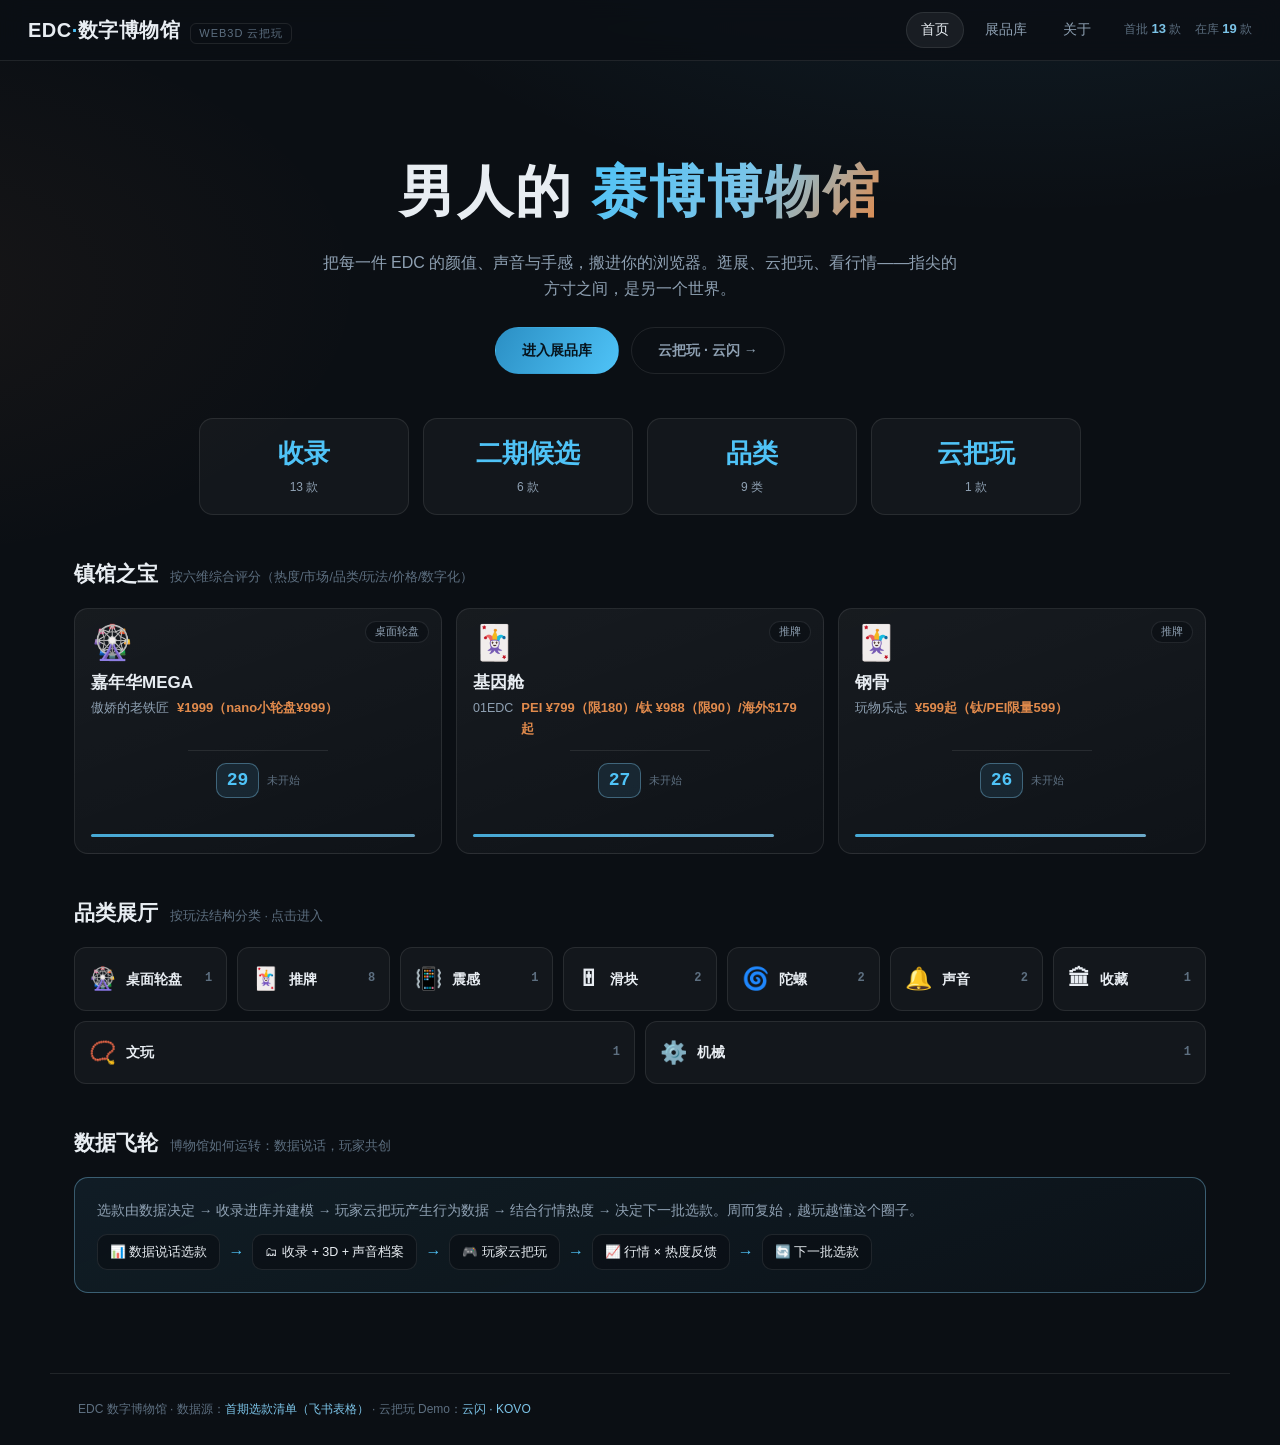
<file: index.html>
<!DOCTYPE html>
<html lang="zh-CN">
<head>
<meta charset="UTF-8">
<meta name="viewport" content="width=device-width, initial-scale=1.0">
<title>EDC 数字博物馆</title>
<meta http-equiv="refresh" content="0; url=./museum/">
<script>location.replace('./museum/');</script>
</head>
<body>
<p>正在进入 EDC 数字博物馆……<a href="./museum/">点击直达</a></p>
</body>
</html>
</file>
<file: museum/style.css>
/* EDC 数字博物馆 · 深色金属科技风 */
:root {
  --bg: #0b0f14;
  --bg2: #11161d;
  --card: rgba(255,255,255,0.035);
  --card-hi: rgba(255,255,255,0.06);
  --line: rgba(255,255,255,0.09);
  --line-hi: rgba(124,196,232,0.4);
  --text: #e8edf2;
  --text2: #8fa1b3;
  --text3: #5d6f80;
  --accent: #7cc4e8;
  --accent2: #4fc3f7;
  --orange: #e08a4c;
  --green: #6fcf97;
  --radius: 14px;
  --mono: "SF Mono", "JetBrains Mono", Consolas, monospace;
}
* { margin: 0; padding: 0; box-sizing: border-box; }
html { scroll-behavior: smooth; }
body {
  font-family: -apple-system, BlinkMacSystemFont, "PingFang SC", "Segoe UI", "Microsoft YaHei", sans-serif;
  background:
    radial-gradient(1200px 600px at 80% -10%, rgba(79,195,247,0.10), transparent 60%),
    radial-gradient(900px 500px at -10% 20%, rgba(224,138,76,0.06), transparent 55%),
    var(--bg);
  color: var(--text);
  line-height: 1.6;
  min-height: 100vh;
}

/* ---------- 顶栏 ---------- */
.topbar {
  position: sticky; top: 0; z-index: 50;
  display: flex; align-items: center; gap: 18px;
  padding: 12px 28px;
  background: rgba(11,15,20,0.85);
  backdrop-filter: blur(12px);
  border-bottom: 1px solid var(--line);
  flex-wrap: wrap;
}
.brand { display: flex; align-items: baseline; gap: 10px; }
.brand .logo { font-size: 20px; font-weight: 700; letter-spacing: 0.5px; }
.brand .logo em { font-style: normal; color: var(--accent2); }
.brand .tag { font-size: 11px; color: var(--text3); letter-spacing: 1px; }
.nav { display: flex; gap: 6px; margin-left: auto; flex-wrap: wrap; }
.nav a {
  color: var(--text2); text-decoration: none; font-size: 13.5px;
  padding: 6px 14px; border-radius: 999px; border: 1px solid transparent;
  transition: all .15s;
}
.nav a:hover, .nav a.on { color: var(--text); background: var(--card-hi); border-color: var(--line); }
.topstats { display: flex; gap: 14px; font-size: 11.5px; color: var(--text3); align-items: center; }
.topstats b { color: var(--accent); font-size: 13px; }

/* ---------- 主容器 ---------- */
.main { max-width: 1180px; margin: 0 auto; padding: 30px 24px 80px; }
.view { display: none; }
.view.on { display: block; animation: fade .25s ease; }
@keyframes fade { from { opacity: 0; transform: translateY(6px); } to { opacity: 1; transform: none; } }

/* ---------- Hero ---------- */
.hero { padding: 56px 0 34px; text-align: center; }
.hero h1 { font-size: clamp(34px, 5vw, 56px); font-weight: 800; letter-spacing: 2px; }
.hero h1 em { font-style: normal; background: linear-gradient(120deg, #4fc3f7, #7cc4e8 55%, #e08a4c); -webkit-background-clip: text; background-clip: text; color: transparent; }
.hero p { color: var(--text2); font-size: 16px; max-width: 640px; margin: 14px auto 26px; }
.hero .cta { display: inline-flex; gap: 12px; flex-wrap: wrap; justify-content: center; }
.btn {
  display: inline-block; padding: 11px 26px; border-radius: 999px;
  font-size: 14px; font-weight: 600; text-decoration: none;
  border: 1px solid var(--line-hi); color: var(--accent2);
  background: rgba(79,195,247,0.08); transition: all .18s;
}
.btn:hover { background: rgba(79,195,247,0.16); box-shadow: 0 0 24px rgba(79,195,247,0.18); }
.btn.solid { background: linear-gradient(120deg, #2b8fc4, #4fc3f7); color: #06131c; border-color: transparent; }
.btn.solid:hover { box-shadow: 0 0 28px rgba(79,195,247,0.35); }
.btn.ghost { background: transparent; border-color: var(--line); color: var(--text2); }
.btn.ghost:hover { border-color: var(--line-hi); color: var(--text); }

/* ---------- 统计条 ---------- */
.statrow { display: flex; flex-wrap: wrap; gap: 14px; justify-content: center; margin: 10px 0 8px; }
.stat {
  flex: 1 1 150px; max-width: 210px; text-align: center;
  background: var(--card); border: 1px solid var(--line); border-radius: var(--radius);
  padding: 16px 10px;
}
.stat .num { font-size: 26px; font-weight: 800; color: var(--accent2); font-family: var(--mono); }
.stat .lab { font-size: 12px; color: var(--text2); margin-top: 2px; }

/* ---------- 区块标题 ---------- */
.sec { margin: 42px 0 18px; display: flex; align-items: baseline; gap: 12px; }
.sec h2 { font-size: 21px; font-weight: 700; }
.sec .sub { color: var(--text3); font-size: 12.5px; }

/* ---------- 展品卡片 ---------- */
.grid { display: flex; flex-wrap: wrap; gap: 14px; }
.card {
  flex: 1 1 250px; min-width: 0; display: flex; flex-direction: column;
  background: linear-gradient(160deg, rgba(255,255,255,0.05), rgba(255,255,255,0.02));
  border: 1px solid var(--line); border-radius: var(--radius);
  padding: 16px; cursor: pointer; transition: all .18s; position: relative; overflow: hidden;
}
.card:hover { border-color: var(--line-hi); transform: translateY(-3px); box-shadow: 0 8px 30px rgba(0,0,0,0.35); }
.card .cat {
  position: absolute; top: 12px; right: 12px;
  font-size: 11px; color: var(--text2);
  border: 1px solid var(--line); border-radius: 999px; padding: 1px 9px;
  background: rgba(11,15,20,0.7);
}
.card .icon { font-size: 34px; line-height: 1; margin-bottom: 10px; filter: saturate(0.85); }
.card h3 { font-size: 17px; font-weight: 700; }
.card .brand { font-size: 12.5px; color: var(--text2); margin: 2px 0 10px; display: flex; align-items: baseline; gap: 8px; }
.card .price { font-size: 13px; color: var(--orange); font-weight: 600; }
.card .foot { margin-top: auto; padding-top: 12px; display: flex; align-items: center; gap: 8px; }
.card .score {
  font-family: var(--mono); font-size: 18px; font-weight: 800; color: var(--accent2);
  background: rgba(79,195,247,0.10); border: 1px solid var(--line-hi);
  border-radius: 10px; padding: 2px 10px;
}
.card .status { font-size: 11px; color: var(--text3); margin-left: auto; }
.card .status.ready { color: var(--green); }
.card .bar { height: 3px; border-radius: 3px; background: linear-gradient(90deg, var(--accent2), var(--accent)); opacity: .85; margin-top: 10px; }

/* ---------- 品类入口 ---------- */
.catgrid { display: flex; flex-wrap: wrap; gap: 10px; }
.catbtn {
  flex: 1 1 150px; display: flex; align-items: center; gap: 10px;
  background: var(--card); border: 1px solid var(--line); border-radius: 12px;
  padding: 13px 14px; cursor: pointer; transition: all .15s; color: var(--text);
  font-size: 14px; font-weight: 600; text-align: left;
}
.catbtn:hover { border-color: var(--line-hi); background: var(--card-hi); }
.catbtn .ic { font-size: 22px; }
.catbtn .cnt { margin-left: auto; font-size: 12px; color: var(--text3); font-family: var(--mono); }

/* ---------- 筛选条 ---------- */
.filters { display: flex; flex-wrap: wrap; gap: 8px; margin-bottom: 20px; }
.filters button {
  font-size: 12.5px; color: var(--text2); background: var(--card);
  border: 1px solid var(--line); border-radius: 999px; padding: 5px 14px;
  cursor: pointer; transition: all .15s;
}
.filters button.on { color: var(--text); border-color: var(--line-hi); background: rgba(79,195,247,0.12); }

/* ---------- 详情页 ---------- */
.detail { display: flex; flex-wrap: wrap; gap: 22px; }
.dpanel {
  flex: 1 1 320px; min-width: 0; background: var(--card);
  border: 1px solid var(--line); border-radius: var(--radius); padding: 22px;
}
.dpanel h1 { font-size: 26px; font-weight: 800; }
.dpanel .d-brand { color: var(--text2); font-size: 14px; margin: 4px 0 14px; }
.dpanel .d-price { font-size: 17px; color: var(--orange); font-weight: 700; }
.dpanel .d-price .st { font-size: 11.5px; color: var(--text3); font-weight: 400; margin-left: 8px; }
.kv { margin-top: 18px; display: flex; flex-direction: column; gap: 10px; }
.kv .row { display: flex; gap: 10px; font-size: 13px; }
.kv .row .k { flex: 0 0 86px; color: var(--text3); }
.kv .row .v { color: var(--text); flex: 1; min-width: 0; }
.tag { display: inline-block; font-size: 11.5px; border: 1px solid var(--line); border-radius: 6px; padding: 1px 8px; margin: 2px 4px 2px 0; color: var(--text2); }
.tag.ready { border-color: rgba(111,207,151,0.4); color: var(--green); }
.dpanel .playbox { margin-top: 18px; padding: 16px; background: rgba(11,15,20,0.6); border: 1px dashed var(--line-hi); border-radius: 12px; text-align: center; }
.dpanel .playbox .pb-t { font-size: 13px; color: var(--text2); margin-bottom: 10px; }

/* ---------- 雷达图 ---------- */
.radar { width: 100%; max-width: 340px; margin: 6px auto 0; display: block; }

/* ---------- iframe 把玩 ---------- */
.playwrap { position: relative; border: 1px solid var(--line); border-radius: var(--radius); overflow: hidden; background: #0a0d11; }
.playwrap iframe { display: block; width: 100%; height: 560px; border: 0; }
.playbar { display: flex; align-items: center; gap: 12px; padding: 10px 16px; background: rgba(11,15,20,0.9); border-bottom: 1px solid var(--line); }
.playbar .t { font-size: 13.5px; font-weight: 600; }
.playbar .hint { font-size: 11.5px; color: var(--text3); }

/* ---------- 飞轮 ---------- */
.flywheel { background: linear-gradient(160deg, rgba(79,195,247,0.08), rgba(79,195,247,0.02)); border: 1px solid var(--line-hi); border-radius: var(--radius); padding: 22px; }
.flywheel .steps { display: flex; flex-wrap: wrap; align-items: center; gap: 8px; margin-top: 12px; }
.flywheel .step { background: rgba(11,15,20,0.7); border: 1px solid var(--line); border-radius: 10px; padding: 7px 12px; font-size: 12.5px; color: var(--text); }
.flywheel .arr { color: var(--accent2); font-weight: 700; }

/* ---------- 页脚 ---------- */
.foot { border-top: 1px solid var(--line); padding: 26px 28px; font-size: 12px; color: var(--text3); max-width: 1180px; margin: 0 auto; }
.foot a { color: var(--accent); text-decoration: none; }

/* ---------- 移动端 ---------- */
@media (max-width: 640px) {
  .topbar { padding: 10px 16px; gap: 10px; }
  .nav { width: 100%; order: 3; justify-content: flex-start; }
  .hero { padding: 34px 0 20px; }
  .detail { flex-direction: column; }
  .playwrap iframe { height: 440px; }
}
</file>
